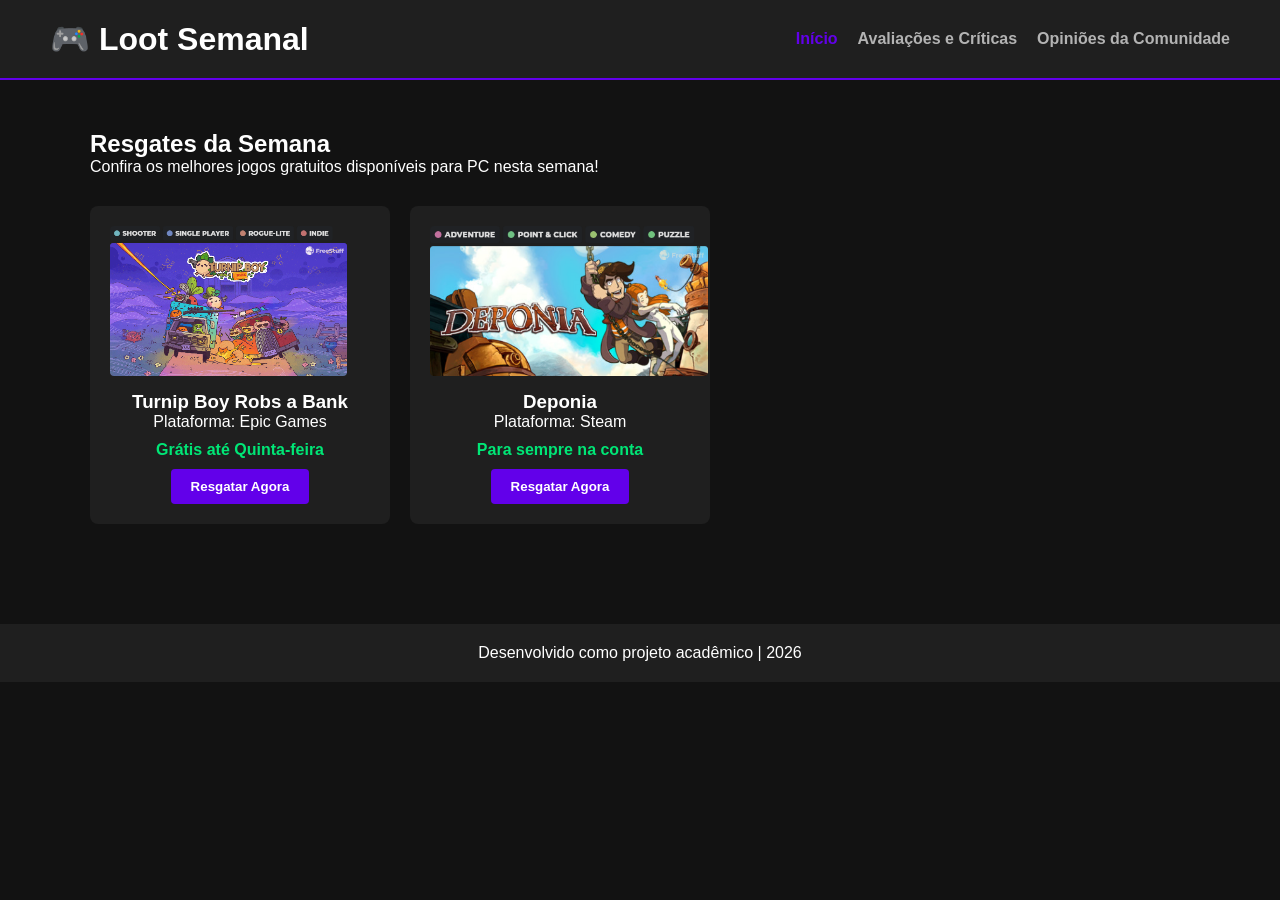
<file: index.html>
<!doctype html>
<html lang="pt-BR">
  <head>
    <meta charset="UTF-8" />
    <meta name="viewport" content="width=device-width, initial-scale=1.0" />
    <title>Games Grátis da Semana</title>
    <link rel="stylesheet" href="css/style.css" />
  </head>
  <body>
    <header>
      <h1>🎮 Loot Semanal</h1>
      <nav>
        <ul>
          <li><a href="index.html" class="active">Início</a></li>
          <li><a href="avaliacoes.html">Avaliações e Críticas</a></li>
          <li><a href="criticas.html">Opiniões da Comunidade</a></li>
        </ul>
      </nav>
    </header>

    <main>
      <section class="destaque">
        <h2>Resgates da Semana</h2>
        <p>
          Confira os melhores jogos gratuitos disponíveis para PC nesta semana!
        </p>

        <div class="cards-container">
          <div class="card">
            <img
              src="img/freestuff-thumbnail-9a766t5l.png"
              alt="Turnip Boy Robs a Bank"
              class="card-img"
            />
            <h3>Turnip Boy Robs a Bank</h3>
            <p>Plataforma: Epic Games</p>
            <p class="status">Grátis até Quinta-feira</p>
            <button
              onclick="
                window.open(
                  'https://store.epicgames.com/pt-BR/p/turnip-boy-robs-a-bank-3fae0e',
                  '_blank',
                )
              "
            >
              Resgatar Agora
            </button>
          </div>

          <div class="card">
            <img
              src="img/freestuff-thumbnail-veppaHgV.png"
              alt="Deponia"
              class="card-img"
            />
            <h3>Deponia</h3>
            <p>Plataforma: Steam</p>
            <p class="status">Para sempre na conta</p>
            <button
              onclick="
                window.open(
                  'https://store.steampowered.com/app/214340/Deponia/',
                  '_blank',
                )
              "
            >
              Resgatar Agora
            </button>
          </div>
        </div>
      </section>
    </main>

    <footer>
      <p>Desenvolvido como projeto acadêmico | 2026</p>
    </footer>
  </body>
</html>
</file>
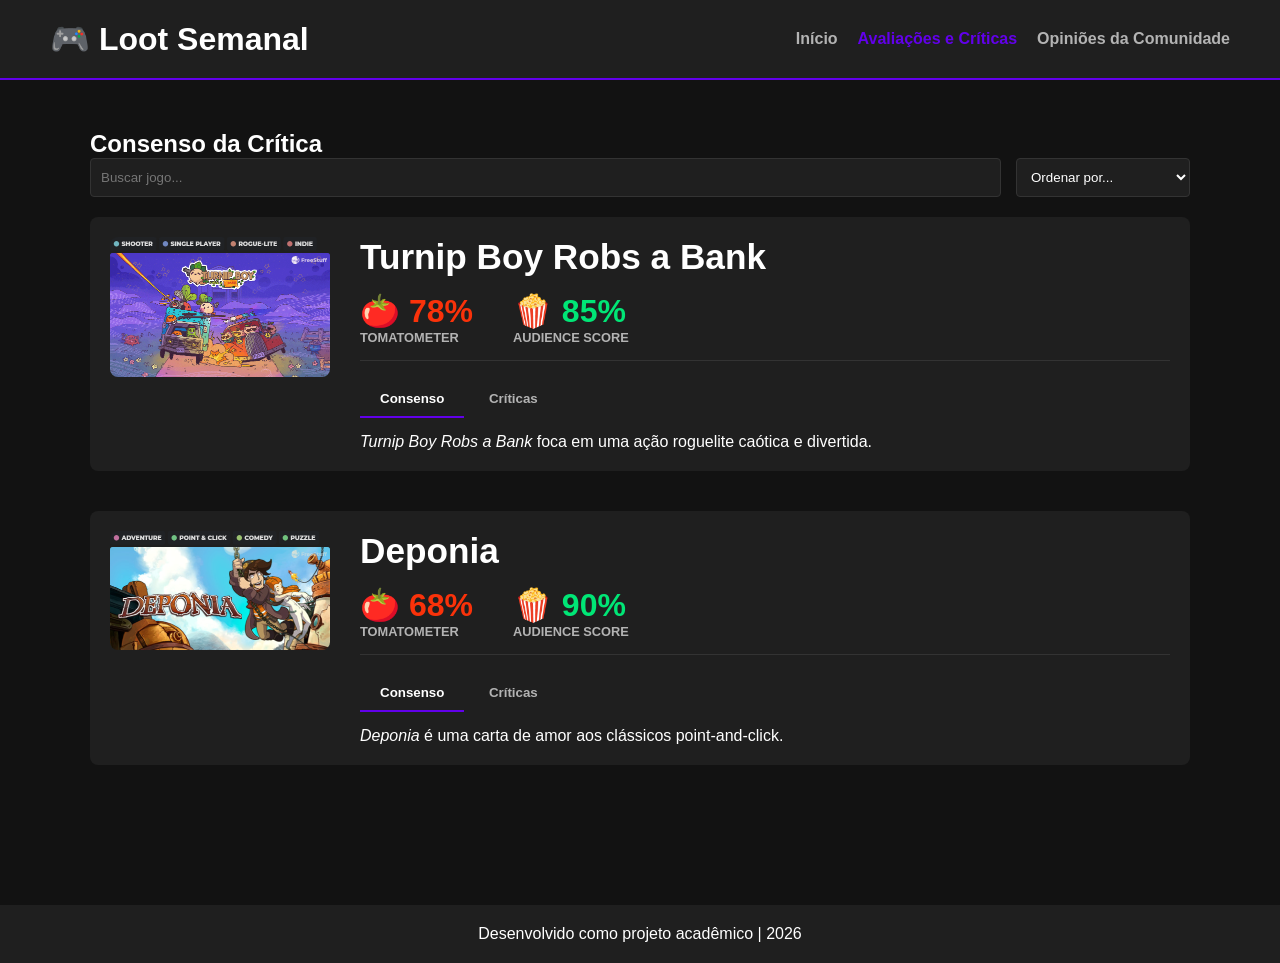
<file: avaliacoes.html>
<!doctype html>
<html lang="pt-BR">
  <head>
    <meta charset="UTF-8" />
    <meta name="viewport" content="width=device-width, initial-scale=1.0" />
    <title>Avaliações - Rotten Tomatoes Style</title>
    <link rel="stylesheet" href="css/style.css" />
  </head>
  <body>
    <header>
      <h1>🎮 Loot Semanal</h1>
      <nav>
        <ul>
          <li><a href="index.html">Início</a></li>
          <li><a href="avaliacoes.html" class="active">Avaliações e Críticas</a></li>
          <li><a href="criticas.html">Opiniões da Comunidade</a></li>
        </ul>
      </nav>
    </header>

    <main>
    <section class="destaque">
        <h2>Consenso da Crítica</h2>

        <div class="controles" style="margin-bottom: 20px; display: flex; gap: 15px;">
        <input type="text" id="searchInput" placeholder="Buscar jogo..." style="padding: 10px; border-radius: 4px; border: 1px solid #333; background: #1f1f1f; color: white; flex-grow: 1;">
        
        <select id="sortSelect" style="padding: 10px; border-radius: 4px; border: 1px solid #333; background: #1f1f1f; color: white;">
            <option value="default">Ordenar por...</option>
            <option value="tomatometer">Maior Tomatometer</option>
            <option value="audience">Maior Audience Score</option>
        </select>
        </div>

        <div id="gamesGrid">
        <div class="rt-container" data-name="Turnip Boy Robs a Bank" data-tomatometer="78" data-audience="85" style="display: flex; gap: 30px; background-color: #1f1f1f; padding: 20px; border-radius: 8px; margin-bottom: 40px; align-items: flex-start;">
            <div class="rt-poster" style="flex-shrink: 0;">
            <img src="img/freestuff-thumbnail-9a766t5l.png" alt="Turnip Boy" style="width: 220px; border-radius: 8px;">
            </div>
            <div class="rt-info" style="flex-grow: 1; text-align: left;">
            <h3 style="font-size: 2.2em; margin-bottom: 15px;">Turnip Boy Robs a Bank</h3>
            
            <div class="rt-scores" style="display: flex; gap: 40px; margin-bottom: 20px; border-bottom: 1px solid #333; padding-bottom: 15px;">
                <div>
                <span style="font-size: 2em; font-weight: bold; color: #fa320a;">🍅 78%</span>
                <p style="color: #b3b3b3; font-size: 0.8em; font-weight: bold;">TOMATOMETER</p>
                </div>
                <div>
                <span style="font-size: 2em; font-weight: bold; color: #00e676;">🍿 85%</span>
                <p style="color: #b3b3b3; font-size: 0.8em; font-weight: bold;">AUDIENCE SCORE</p>
                </div>
            </div>

            <div class="tabs-buttons" style="margin-bottom: 15px;">
                <button onclick="switchTab(this, 'consenso')" class="tab-btn active" style="background: none; border-bottom: 2px solid #6200ea; border-radius: 0;">Consenso</button>
                <button onclick="switchTab(this, 'reviews')" class="tab-btn" style="background: none; color: #b3b3b3;">Críticas</button>
            </div>

            <div class="tab-content consensus-content">
                <p><em>Turnip Boy Robs a Bank</em> foca em uma ação roguelite caótica e divertida.</p>
            </div>
            
            <div class="tab-content reviews-content" style="display: none;">
                <p style="font-style: italic;">"Uma sequência que acerta em cheio na diversão." - John Doe</p>
            </div>
            </div>
        </div>

        <div class="rt-container" data-name="Deponia" data-tomatometer="68" data-audience="90" style="display: flex; gap: 30px; background-color: #1f1f1f; padding: 20px; border-radius: 8px; margin-bottom: 40px; align-items: flex-start;">
            <div class="rt-poster" style="flex-shrink: 0;">
            <img src="img/freestuff-thumbnail-veppaHgV.png" alt="Deponia" style="width: 220px; border-radius: 8px;">
            </div>
            <div class="rt-info" style="flex-grow: 1; text-align: left;">
            <h3 style="font-size: 2.2em; margin-bottom: 15px;">Deponia</h3>
            
            <div class="rt-scores" style="display: flex; gap: 40px; margin-bottom: 20px; border-bottom: 1px solid #333; padding-bottom: 15px;">
                <div>
                <span style="font-size: 2em; font-weight: bold; color: #fa320a;">🍅 68%</span>
                <p style="color: #b3b3b3; font-size: 0.8em; font-weight: bold;">TOMATOMETER</p>
                </div>
                <div>
                <span style="font-size: 2em; font-weight: bold; color: #00e676;">🍿 90%</span>
                <p style="color: #b3b3b3; font-size: 0.8em; font-weight: bold;">AUDIENCE SCORE</p>
                </div>
            </div>

            <div class="tabs-buttons" style="margin-bottom: 15px;">
                <button onclick="switchTab(this, 'consenso')" class="tab-btn active" style="background: none; border-bottom: 2px solid #6200ea; border-radius: 0;">Consenso</button>
                <button onclick="switchTab(this, 'reviews')" class="tab-btn" style="background: none; color: #b3b3b3;">Críticas</button>
            </div>

            <div class="tab-content consensus-content">
                <p><em>Deponia</em> é uma carta de amor aos clássicos point-and-click.</p>
            </div>
            
            <div class="tab-content reviews-content" style="display: none;">
                <p style="font-style: italic;">"A Daedalic Entertainment prova que o gênero ainda tem vida." - Carlos Silva</p>
            </div>
            </div>
        </div>
        </div>
    </section>
    </main>
    <footer>
      <p>Desenvolvido como projeto acadêmico | 2026</p>
    </footer>
    <script src="js/avaliacoes.js"></script>
  </body>
</html>
</file>
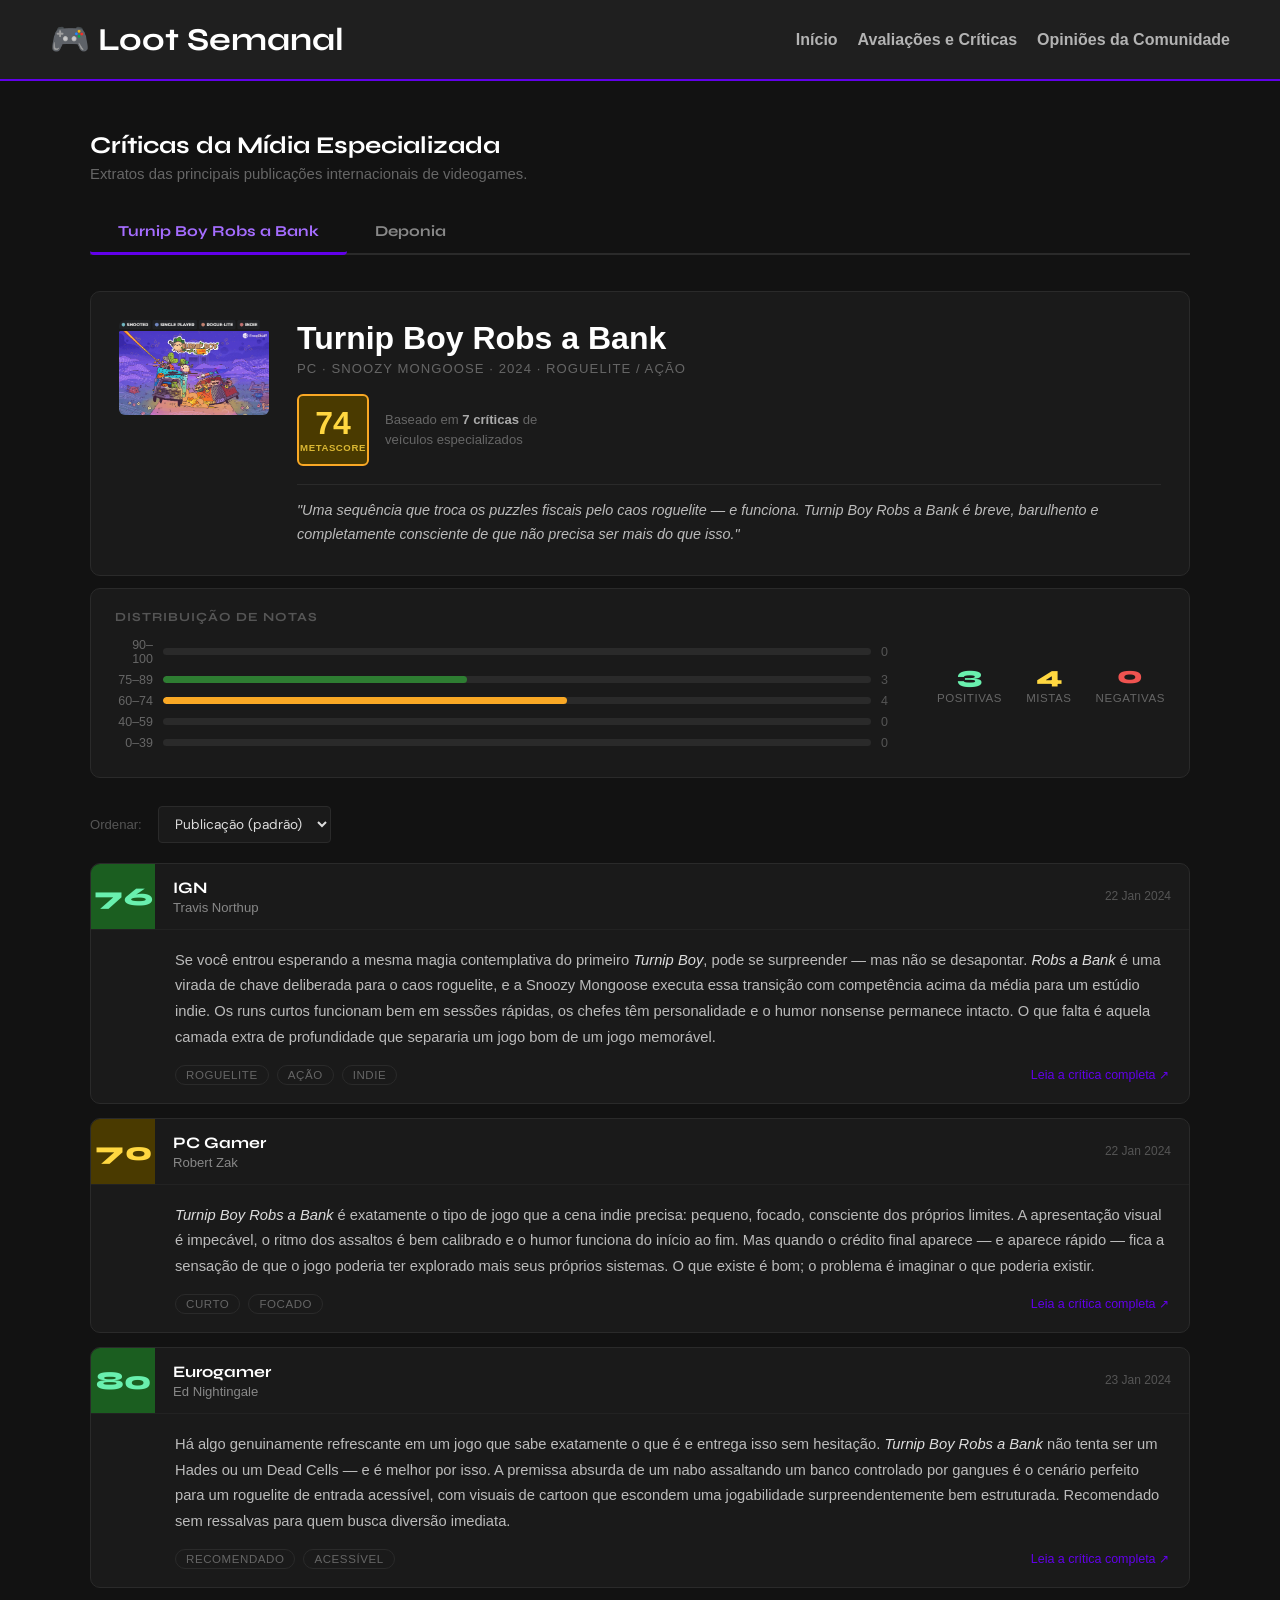
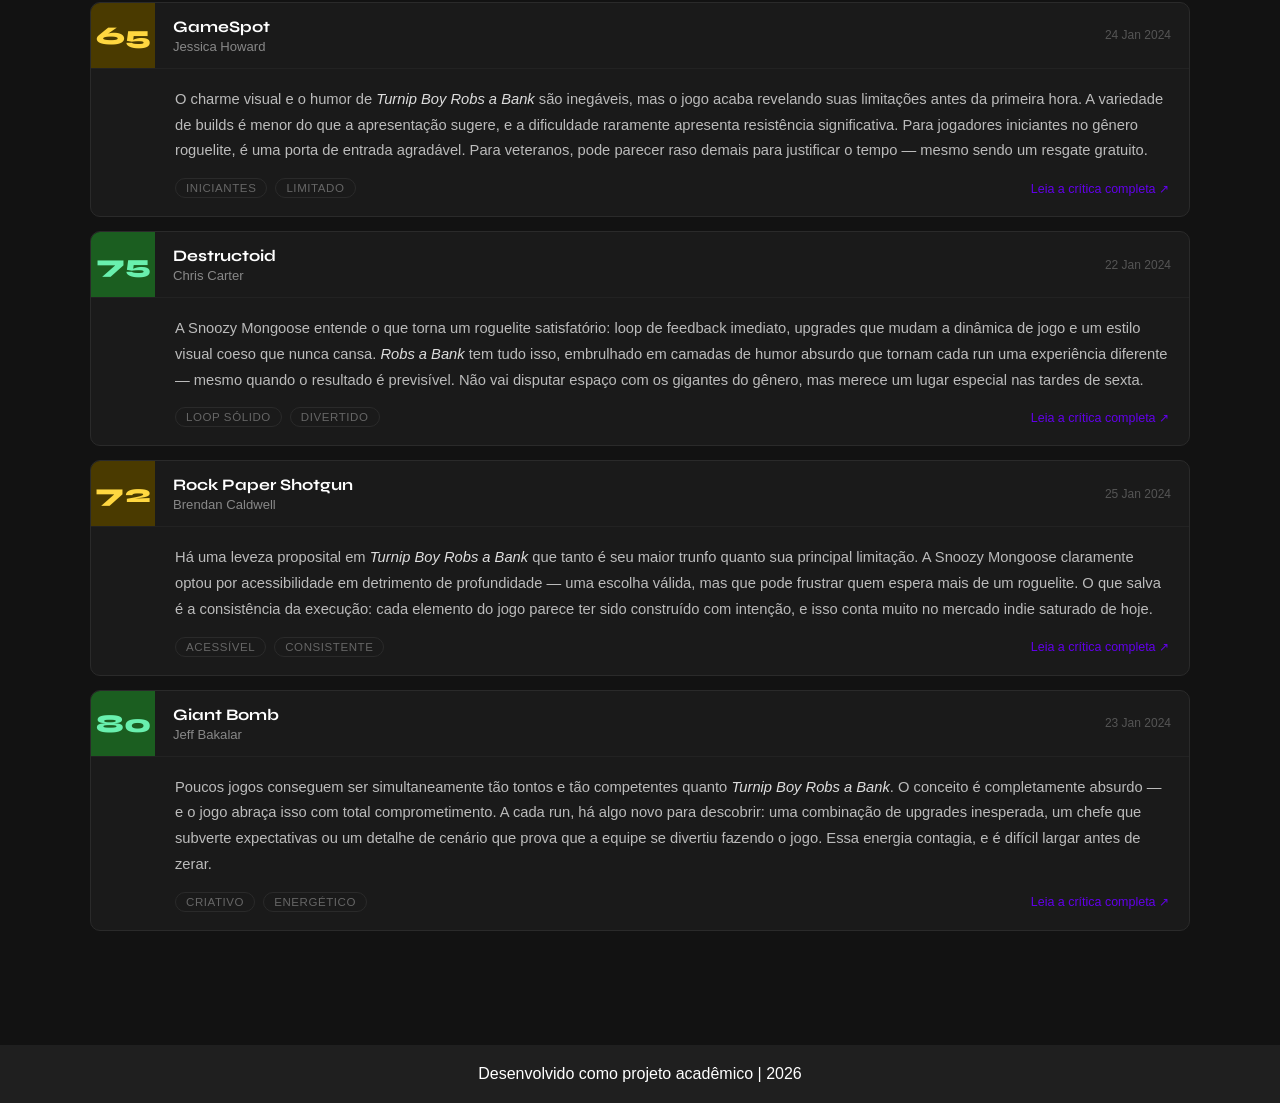
<file: criticas.html>
<!doctype html>
<html lang="pt-BR">
<head>
    <meta charset="UTF-8" />
    <meta name="viewport" content="width=device-width, initial-scale=1.0" />
    <title>Críticas da Mídia - Loot Semanal</title>
    <link rel="stylesheet" href="css/style.css" />
    <link href="https://fonts.googleapis.com/css2?family=Syne:wght@700;800&family=DM+Sans:ital,wght@0,400;0,500;1,400&display=swap" rel="stylesheet" />
    <style>
        body { font-family: 'DM Sans', sans-serif; }
        h1, h2, h3, h4 { font-family: 'Syne', sans-serif; }

        .game-tabs {
            display: flex;
            gap: 0;
            margin-bottom: 36px;
            border-bottom: 2px solid #2a2a2a;
        }
        .game-tab {
            background: none;
            border: none;
            border-bottom: 3px solid transparent;
            color: #888;
            padding: 12px 28px;
            font-family: 'Syne', sans-serif;
            font-size: 0.95em;
            font-weight: 700;
            cursor: pointer;
            margin-bottom: -2px;
            transition: color 0.2s, border-color 0.2s;
        }
        .game-tab:hover { color: #fff; }
        .game-tab.active { color: #a56dff; border-bottom-color: #6200ea; }

        .meta-hero {
            display: flex;
            gap: 28px;
            background: #1a1a1a;
            border: 1px solid #2a2a2a;
            border-radius: 10px;
            padding: 28px;
            margin-bottom: 12px;
            align-items: flex-start;
        }
        .meta-cover img {
            width: 150px;
            border-radius: 6px;
            display: block;
            flex-shrink: 0;
        }
        .meta-body { flex-grow: 1; }
        .meta-title {
            font-size: 2em;
            font-weight: 800;
            color: #fff;
            margin-bottom: 4px;
        }
        .meta-sub {
            color: #666;
            font-size: 0.82em;
            text-transform: uppercase;
            letter-spacing: 0.08em;
            margin-bottom: 18px;
        }
        .meta-scores {
            display: flex;
            gap: 16px;
            flex-wrap: wrap;
            align-items: center;
            margin-bottom: 18px;
        }
        .metascore-box {
            width: 72px;
            height: 72px;
            border-radius: 6px;
            display: flex;
            flex-direction: column;
            align-items: center;
            justify-content: center;
            font-family: 'Syne', sans-serif;
            font-weight: 800;
        }
        .metascore-box .score-num { font-size: 2em; line-height: 1; }
        .metascore-box .score-lbl { font-size: 0.6em; text-transform: uppercase; letter-spacing: 0.06em; opacity: 0.8; margin-top: 3px; }
        .box-green  { background: #1b5e20; color: #69f0ae; border: 2px solid #2e7d32; }
        .box-yellow { background: #4a3a00; color: #ffd740; border: 2px solid #f9a825; }
        .meta-summary {
            font-size: 0.9em;
            color: #bbb;
            line-height: 1.65;
            border-top: 1px solid #2a2a2a;
            padding-top: 14px;
            font-style: italic;
        }

        .score-dist {
            background: #1a1a1a;
            border: 1px solid #2a2a2a;
            border-radius: 10px;
            padding: 20px 24px;
            margin-bottom: 28px;
            display: flex;
            gap: 40px;
            align-items: center;
            flex-wrap: wrap;
        }
        .dist-left { flex-grow: 1; }
        .dist-left h4 {
            font-size: 0.78em;
            text-transform: uppercase;
            letter-spacing: 0.08em;
            color: #555;
            margin-bottom: 14px;
        }
        .dist-row {
            display: flex;
            align-items: center;
            gap: 10px;
            margin-bottom: 7px;
        }
        .dist-range { width: 38px; font-size: 0.78em; color: #666; text-align: right; }
        .dist-track {
            flex-grow: 1;
            height: 7px;
            background: #2a2a2a;
            border-radius: 99px;
            overflow: hidden;
        }
        .dist-fill { height: 100%; border-radius: 99px; }
        .fill-green  { background: #2e7d32; }
        .fill-yellow { background: #f9a825; }
        .fill-orange { background: #e65100; }
        .dist-n { width: 16px; font-size: 0.78em; color: #555; }
        .dist-right { display: flex; gap: 24px; flex-shrink: 0; }
        .verdict-chip { text-align: center; }
        .verdict-chip .vnum { font-family: 'Syne', sans-serif; font-size: 1.5em; font-weight: 800; }
        .verdict-chip .vlbl { font-size: 0.72em; color: #666; text-transform: uppercase; letter-spacing: 0.05em; margin-top: 2px; }
        .vnum-green  { color: #69f0ae; }
        .vnum-yellow { color: #ffd740; }
        .vnum-red    { color: #ef5350; }

        .ctrl-bar {
            display: flex;
            gap: 12px;
            margin-bottom: 20px;
            flex-wrap: wrap;
            align-items: center;
        }
        .ctrl-bar span { font-size: 0.82em; color: #555; margin-right: 4px; }
        .ctrl-bar select {
            background: #1a1a1a;
            border: 1px solid #2a2a2a;
            border-radius: 4px;
            color: #ddd;
            padding: 8px 12px;
            font-size: 0.85em;
            font-family: 'DM Sans', sans-serif;
            cursor: pointer;
        }

        .review-card {
            background: #1a1a1a;
            border: 1px solid #2a2a2a;
            border-radius: 10px;
            margin-bottom: 14px;
            overflow: hidden;
            transition: border-color 0.2s;
        }
        .review-card:hover { border-color: #3a3a3a; }

        .review-header {
            display: flex;
            align-items: stretch;
            border-bottom: 1px solid #222;
        }
        .review-score-side {
            width: 64px;
            display: flex;
            align-items: center;
            justify-content: center;
            font-family: 'Syne', sans-serif;
            font-size: 1.6em;
            font-weight: 800;
            flex-shrink: 0;
        }
        .side-green  { background: #1b5e20; color: #69f0ae; }
        .side-yellow { background: #4a3a00; color: #ffd740; }
        .side-orange { background: #4a1f00; color: #ffab40; }

        .review-meta {
            flex-grow: 1;
            padding: 14px 18px;
            display: flex;
            justify-content: space-between;
            align-items: center;
            flex-wrap: wrap;
            gap: 8px;
        }
        .review-outlet { font-family: 'Syne', sans-serif; font-size: 1em; font-weight: 700; color: #fff; }
        .review-critic { font-size: 0.82em; color: #888; margin-top: 3px; }
        .review-date-badge { font-size: 0.75em; color: #555; }

        .review-body { padding: 18px 20px 18px 84px; }
        .review-excerpt { font-size: 0.92em; line-height: 1.75; color: #bbb; }
        .review-excerpt em { font-style: italic; color: #ddd; }

        .review-footer-row {
            display: flex;
            justify-content: space-between;
            align-items: center;
            margin-top: 14px;
            flex-wrap: wrap;
            gap: 8px;
        }
        .review-tags { display: flex; gap: 8px; flex-wrap: wrap; }
        .rtag {
            font-size: 0.72em;
            padding: 3px 10px;
            border-radius: 20px;
            border: 1px solid #2a2a2a;
            color: #666;
            text-transform: uppercase;
            letter-spacing: 0.05em;
        }
        .read-link {
            font-size: 0.78em;
            color: #6200ea;
            text-decoration: none;
            font-weight: 500;
        }
        .read-link:hover { color: #a56dff; }

        @keyframes fadeUp {
            from { opacity:0; transform:translateY(12px); }
            to   { opacity:1; transform:translateY(0); }
        }
        .review-card { animation: fadeUp 0.3s ease both; }
    </style>
</head>
<body>
<header>
    <h1>🎮 Loot Semanal</h1>
    <nav>
        <ul>
            <li><a href="index.html">Início</a></li>
            <li><a href="avaliacoes.html">Avaliações e Críticas</a></li>
            <li><a criticas.html">Opiniões da Comunidade</a></li>
        </ul>
    </nav>
</header>

<main>
    <section class="destaque">
        <h2>Críticas da Mídia Especializada</h2>
        <p style="color:#666; margin-top:6px; margin-bottom:28px; font-size:0.93em;">
            Extratos das principais publicações internacionais de videogames.
        </p>

        <div class="game-tabs">
            <button class="game-tab active" onclick="selectGame('turnip',this)">Turnip Boy Robs a Bank</button>
            <button class="game-tab" onclick="selectGame('deponia',this)">Deponia</button>
        </div>

        <!-- TURNIP BOY -->
        <div id="game-turnip" class="game-section">
            <div class="meta-hero">
                <div class="meta-cover">
                    <img src="img/freestuff-thumbnail-9a766t5l.png" alt="Turnip Boy Robs a Bank">
                </div>
                <div class="meta-body">
                    <div class="meta-title">Turnip Boy Robs a Bank</div>
                    <div class="meta-sub">PC · Snoozy Mongoose · 2024 · Roguelite / Ação</div>
                    <div class="meta-scores">
                        <div class="metascore-box box-yellow">
                            <span class="score-num">74</span>
                            <span class="score-lbl">Metascore</span>
                        </div>
                        <div style="font-size:0.82em; color:#666; max-width:180px; line-height:1.5;">
                            Baseado em <strong style="color:#aaa">7 críticas</strong> de veículos especializados
                        </div>
                    </div>
                    <p class="meta-summary">
                        "Uma sequência que troca os puzzles fiscais pelo caos roguelite — e funciona. <em>Turnip Boy Robs a Bank</em> é breve, barulhento e completamente consciente de que não precisa ser mais do que isso."
                    </p>
                </div>
            </div>

            <div class="score-dist">
                <div class="dist-left">
                    <h4>Distribuição de Notas</h4>
                    <div class="dist-row"><span class="dist-range">90–100</span><div class="dist-track"><div class="dist-fill fill-green" style="width:0%"></div></div><span class="dist-n">0</span></div>
                    <div class="dist-row"><span class="dist-range">75–89</span><div class="dist-track"><div class="dist-fill fill-green" style="width:43%"></div></div><span class="dist-n">3</span></div>
                    <div class="dist-row"><span class="dist-range">60–74</span><div class="dist-track"><div class="dist-fill fill-yellow" style="width:57%"></div></div><span class="dist-n">4</span></div>
                    <div class="dist-row"><span class="dist-range">40–59</span><div class="dist-track"><div class="dist-fill fill-orange" style="width:0%"></div></div><span class="dist-n">0</span></div>
                    <div class="dist-row"><span class="dist-range">0–39</span><div class="dist-track"><div class="dist-fill fill-orange" style="width:0%"></div></div><span class="dist-n">0</span></div>
                </div>
                <div class="dist-right">
                    <div class="verdict-chip"><div class="vnum vnum-green">3</div><div class="vlbl">Positivas</div></div>
                    <div class="verdict-chip"><div class="vnum vnum-yellow">4</div><div class="vlbl">Mistas</div></div>
                    <div class="verdict-chip"><div class="vnum vnum-red">0</div><div class="vlbl">Negativas</div></div>
                </div>
            </div>

            <div class="ctrl-bar">
                <span>Ordenar:</span>
                <select id="sort-turnip" onchange="renderReviews('turnip')">
                    <option value="default">Publicação (padrão)</option>
                    <option value="desc">Maior nota</option>
                    <option value="asc">Menor nota</option>
                </select>
            </div>
            <div id="reviews-turnip"></div>
        </div>

        <!-- DEPONIA -->
        <div id="game-deponia" class="game-section" style="display:none">
            <div class="meta-hero">
                <div class="meta-cover">
                    <img src="img/freestuff-thumbnail-veppaHgV.png" alt="Deponia">
                </div>
                <div class="meta-body">
                    <div class="meta-title">Deponia</div>
                    <div class="meta-sub">PC · Daedalic Entertainment · 2012 · Aventura / Point-and-Click</div>
                    <div class="meta-scores">
                        <div class="metascore-box box-green">
                            <span class="score-num">79</span>
                            <span class="score-lbl">Metascore</span>
                        </div>
                        <div style="font-size:0.82em; color:#666; max-width:180px; line-height:1.5;">
                            Baseado em <strong style="color:#aaa">7 críticas</strong> de veículos especializados
                        </div>
                    </div>
                    <p class="meta-summary">
                        "A Daedalic entrega uma aventura point-and-click de primeira linha: escrita inteligente, personagens marcantes e puzzles que desafiam sem punir. <em>Deponia</em> é o tipo de jogo que faz falta no mercado atual."
                    </p>
                </div>
            </div>

            <div class="score-dist">
                <div class="dist-left">
                    <h4>Distribuição de Notas</h4>
                    <div class="dist-row"><span class="dist-range">90–100</span><div class="dist-track"><div class="dist-fill fill-green" style="width:14%"></div></div><span class="dist-n">1</span></div>
                    <div class="dist-row"><span class="dist-range">75–89</span><div class="dist-track"><div class="dist-fill fill-green" style="width:71%"></div></div><span class="dist-n">5</span></div>
                    <div class="dist-row"><span class="dist-range">60–74</span><div class="dist-track"><div class="dist-fill fill-yellow" style="width:14%"></div></div><span class="dist-n">1</span></div>
                    <div class="dist-row"><span class="dist-range">40–59</span><div class="dist-track"><div class="dist-fill fill-orange" style="width:0%"></div></div><span class="dist-n">0</span></div>
                    <div class="dist-row"><span class="dist-range">0–39</span><div class="dist-track"><div class="dist-fill fill-orange" style="width:0%"></div></div><span class="dist-n">0</span></div>
                </div>
                <div class="dist-right">
                    <div class="verdict-chip"><div class="vnum vnum-green">6</div><div class="vlbl">Positivas</div></div>
                    <div class="verdict-chip"><div class="vnum vnum-yellow">1</div><div class="vlbl">Mistas</div></div>
                    <div class="verdict-chip"><div class="vnum vnum-red">0</div><div class="vlbl">Negativas</div></div>
                </div>
            </div>

            <div class="ctrl-bar">
                <span>Ordenar:</span>
                <select id="sort-deponia" onchange="renderReviews('deponia')">
                    <option value="default">Publicação (padrão)</option>
                    <option value="desc">Maior nota</option>
                    <option value="asc">Menor nota</option>
                </select>
            </div>
            <div id="reviews-deponia"></div>
        </div>

    </section>
</main>

<footer>
    <p>Desenvolvido como projeto acadêmico | 2026</p>
</footer>

<script>
    const reviews = {
        turnip: [
            {
                outlet: "IGN",
                critic: "Travis Northup",
                score: 76,
                date: "22 Jan 2024",
                excerpt: `Se você entrou esperando a mesma magia contemplativa do primeiro <em>Turnip Boy</em>, pode se surpreender — mas não se desapontar. <em>Robs a Bank</em> é uma virada de chave deliberada para o caos roguelite, e a Snoozy Mongoose executa essa transição com competência acima da média para um estúdio indie. Os runs curtos funcionam bem em sessões rápidas, os chefes têm personalidade e o humor nonsense permanece intacto. O que falta é aquela camada extra de profundidade que separaria um jogo bom de um jogo memorável.`,
                tags: ["Roguelite", "Ação", "Indie"]
            },
            {
                outlet: "PC Gamer",
                critic: "Robert Zak",
                score: 70,
                date: "22 Jan 2024",
                excerpt: `<em>Turnip Boy Robs a Bank</em> é exatamente o tipo de jogo que a cena indie precisa: pequeno, focado, consciente dos próprios limites. A apresentação visual é impecável, o ritmo dos assaltos é bem calibrado e o humor funciona do início ao fim. Mas quando o crédito final aparece — e aparece rápido — fica a sensação de que o jogo poderia ter explorado mais seus próprios sistemas. O que existe é bom; o problema é imaginar o que poderia existir.`,
                tags: ["Curto", "Focado"]
            },
            {
                outlet: "Eurogamer",
                critic: "Ed Nightingale",
                score: 80,
                date: "23 Jan 2024",
                excerpt: `Há algo genuinamente refrescante em um jogo que sabe exatamente o que é e entrega isso sem hesitação. <em>Turnip Boy Robs a Bank</em> não tenta ser um Hades ou um Dead Cells — e é melhor por isso. A premissa absurda de um nabo assaltando um banco controlado por gangues é o cenário perfeito para um roguelite de entrada acessível, com visuais de cartoon que escondem uma jogabilidade surpreendentemente bem estruturada. Recomendado sem ressalvas para quem busca diversão imediata.`,
                tags: ["Recomendado", "Acessível"]
            },
            {
                outlet: "GameSpot",
                critic: "Jessica Howard",
                score: 65,
                date: "24 Jan 2024",
                excerpt: `O charme visual e o humor de <em>Turnip Boy Robs a Bank</em> são inegáveis, mas o jogo acaba revelando suas limitações antes da primeira hora. A variedade de builds é menor do que a apresentação sugere, e a dificuldade raramente apresenta resistência significativa. Para jogadores iniciantes no gênero roguelite, é uma porta de entrada agradável. Para veteranos, pode parecer raso demais para justificar o tempo — mesmo sendo um resgate gratuito.`,
                tags: ["Iniciantes", "Limitado"]
            },
            {
                outlet: "Destructoid",
                critic: "Chris Carter",
                score: 75,
                date: "22 Jan 2024",
                excerpt: `A Snoozy Mongoose entende o que torna um roguelite satisfatório: loop de feedback imediato, upgrades que mudam a dinâmica de jogo e um estilo visual coeso que nunca cansa. <em>Robs a Bank</em> tem tudo isso, embrulhado em camadas de humor absurdo que tornam cada run uma experiência diferente — mesmo quando o resultado é previsível. Não vai disputar espaço com os gigantes do gênero, mas merece um lugar especial nas tardes de sexta.`,
                tags: ["Loop Sólido", "Divertido"]
            },
            {
                outlet: "Rock Paper Shotgun",
                critic: "Brendan Caldwell",
                score: 72,
                date: "25 Jan 2024",
                excerpt: `Há uma leveza proposital em <em>Turnip Boy Robs a Bank</em> que tanto é seu maior trunfo quanto sua principal limitação. A Snoozy Mongoose claramente optou por acessibilidade em detrimento de profundidade — uma escolha válida, mas que pode frustrar quem espera mais de um roguelite. O que salva é a consistência da execução: cada elemento do jogo parece ter sido construído com intenção, e isso conta muito no mercado indie saturado de hoje.`,
                tags: ["Acessível", "Consistente"]
            },
            {
                outlet: "Giant Bomb",
                critic: "Jeff Bakalar",
                score: 80,
                date: "23 Jan 2024",
                excerpt: `Poucos jogos conseguem ser simultaneamente tão tontos e tão competentes quanto <em>Turnip Boy Robs a Bank</em>. O conceito é completamente absurdo — e o jogo abraça isso com total comprometimento. A cada run, há algo novo para descobrir: uma combinação de upgrades inesperada, um chefe que subverte expectativas ou um detalhe de cenário que prova que a equipe se divertiu fazendo o jogo. Essa energia contagia, e é difícil largar antes de zerar.`,
                tags: ["Criativo", "Energético"]
            }
        ],
        deponia: [
            {
                outlet: "Adventure Gamers",
                critic: "Jack Allin",
                score: 90,
                date: "9 Ago 2012",
                excerpt: `Raras vezes um jogo de aventura estreia com tanta confiança quanto <em>Deponia</em>. A Daedalic construiu um universo coeso, visualmente deslumbrante e narrativamente rico — com um protagonista, Rufus, que desafia convenções ao ser ao mesmo tempo irritante, cômico e inesperadamente cativante. Os puzzles são inventivos sem cruzar a linha da obscuridade, e a dublagem alemã — com tradução impecável — eleva a imersão. Uma obra de referência para o gênero.`,
                tags: ["Obra de Referência", "Point-and-Click"]
            },
            {
                outlet: "IGN",
                critic: "Leif Johnson",
                score: 78,
                date: "5 Jun 2013",
                excerpt: `<em>Deponia</em> faz o que poucos jogos de aventura modernos conseguem: respeita a inteligência do jogador. Os puzzles exigem atenção genuína ao ambiente e aos diálogos, e a sensação de resolução quando tudo se encaixa é gratificante de forma clássica. O mundo visual é rico em detalhes que recompensam a exploração, e a escrita tem aquele timing cômico afiado que é difícil de acertar. Rufus pode testar a paciência, mas é justamente essa imperfeição que o torna memorável.`,
                tags: ["Puzzle", "Narrativa"]
            },
            {
                outlet: "GameStar",
                critic: "Heiko Klinge",
                score: 82,
                date: "10 Jul 2012",
                excerpt: `A Daedalic Entertainment prova com <em>Deponia</em> que o point-and-click clássico não apenas sobreviveu — ele evoluiu. A direção de arte é extraordinária: cada tela do planeta-lixo parece um quadro pintado à mão, com uma atenção ao detalhe que humilha produções com orçamentos muito maiores. A narrativa equilibra comédia e drama com habilidade rara, e os puzzles têm uma lógica interna consistente que torna a progressão natural. Um dos melhores do gênero em anos.`,
                tags: ["Arte", "Evolução do Gênero"]
            },
            {
                outlet: "Eurogamer",
                critic: "Keza MacDonald",
                score: 80,
                date: "1 Jun 2013",
                excerpt: `Existe uma generosidade em <em>Deponia</em> que é rara nos jogos de aventura contemporâneos: o jogo quer que você progrida, quer que você ria, quer que você se importe com seus personagens — e consegue tudo isso com destreza. Rufus é uma criação notável: um protagonista egocêntrico e impulsivo que, paradoxalmente, você torce para que dê certo. O humor é europeu no melhor sentido — seco, referencial e nunca condescendente. Merece ser descoberto por uma nova geração de jogadores.`,
                tags: ["Humor", "Personagens"]
            },
            {
                outlet: "PC Gamer",
                critic: "Tom Senior",
                score: 76,
                date: "14 Jun 2013",
                excerpt: `<em>Deponia</em> é um jogo que exige que você entre no seu ritmo — e recompensa quem o faz. A narrativa tem aquele equilíbrio raro entre humor e coração que os melhores aventuras LucasArts tinham, e a Daedalic demonstra um domínio maduro do gênero. Alguns puzzles podem frustrar pela lógica não-convencional, e o ritmo da segunda metade cai ligeiramente, mas o conjunto é sólido o suficiente para recomendar sem reservas a qualquer fã de aventura clássica.`,
                tags: ["Clássico", "LucasArts-Like"]
            },
            {
                outlet: "GameSpot",
                critic: "Kevin VanOrd",
                score: 80,
                date: "7 Jun 2013",
                excerpt: `Existem poucos gêneros que dependem tanto da escrita quanto o point-and-click, e <em>Deponia</em> acerta nesse quesito de forma consistente. Os diálogos têm timing, os personagens secundários têm profundidade inesperada e o worldbuilding do planeta-lixo é elaborado com uma criatividade que mantém a curiosidade do jogador durante toda a jornada. A produção visual é de primeira classe para um título independente. Um argumento forte de que o gênero ainda tem muito a oferecer.`,
                tags: ["Escrita", "Worldbuilding"]
            },
            {
                outlet: "Destructoid",
                critic: "Jim Sterling",
                score: 65,
                date: "6 Jun 2013",
                excerpt: `<em>Deponia</em> tem qualidades inegáveis — o universo é inventivo, a arte é bonita e os melhores momentos da escrita são genuinamente engraçados. Mas Rufus, como protagonista, pode ser exaustivo de um jeito que vai além do cômico intencional. Alguns puzzles também pecam pela falta de coerência lógica, recorrendo ao inventário de tentativa e erro que o gênero deveria ter superado. Um bom jogo com arestas que poderiam ter sido aparadas.`,
                tags: ["Com Ressalvas", "Puzzle Frustrante"]
            }
        ]
    };

    function sideClass(score) {
        if (score >= 75) return 'side-green';
        if (score >= 60) return 'side-yellow';
        return 'side-orange';
    }

    function renderReviews(game) {
        const sort = document.getElementById(`sort-${game}`).value;
        let lista = [...reviews[game]];
        if (sort === 'desc') lista.sort((a,b) => b.score - a.score);
        if (sort === 'asc')  lista.sort((a,b) => a.score - b.score);

        const container = document.getElementById(`reviews-${game}`);
        container.innerHTML = '';
        lista.forEach((r, i) => {
            const card = document.createElement('div');
            card.className = 'review-card';
            card.style.animationDelay = `${i * 0.05}s`;
            card.innerHTML = `
          <div class="review-header">
            <div class="review-score-side ${sideClass(r.score)}">${r.score}</div>
            <div class="review-meta">
              <div>
                <div class="review-outlet">${r.outlet}</div>
                <div class="review-critic">${r.critic}</div>
              </div>
              <div class="review-date-badge">${r.date}</div>
            </div>
          </div>
          <div class="review-body">
            <p class="review-excerpt">${r.excerpt}</p>
            <div class="review-footer-row">
              <div class="review-tags">${r.tags.map(t=>`<span class="rtag">${t}</span>`).join('')}</div>
              <a href="#" class="read-link" onclick="return false">Leia a crítica completa ↗</a>
            </div>
          </div>
        `;
            container.appendChild(card);
        });
    }

    function selectGame(game, btn) {
        document.querySelectorAll('.game-tab').forEach(t => t.classList.remove('active'));
        btn.classList.add('active');
        document.querySelectorAll('.game-section').forEach(s => s.style.display = 'none');
        document.getElementById(`game-${game}`).style.display = 'block';
        renderReviews(game);
    }

    renderReviews('turnip');
</script>
</body>
</html>
</file>
<file: css/style.css>
* {
  margin: 0;
  padding: 0;
  box-sizing: border-box;
  font-family: "Segoe UI", Tahoma, Geneva, Verdana, sans-serif;
}

body {
  background-color: #121212;
  color: #ffffff;
}

header {
  background-color: #1f1f1f;
  padding: 20px 50px;
  display: flex;
  justify-content: space-between;
  align-items: center;
  border-bottom: 2px solid #6200ea;
}

nav ul {
  list-style: none;
  display: flex;
  gap: 20px;
}

nav a {
  color: #b3b3b3;
  text-decoration: none;
  font-weight: bold;
  transition: color 0.3s;
}

nav a:hover,
nav a.active {
  color: #6200ea;
}

main {
  padding: 50px;
  max-width: 1200px;
  margin: 0 auto;
}

.cards-container {
  display: flex;
  gap: 20px;
  margin-top: 30px;
}

.card {
  background-color: #1f1f1f;
  padding: 20px;
  border-radius: 8px;
  width: 300px;
  text-align: center;
}

.card-img {
  height: 150px;
  border-radius: 4px;
  margin-bottom: 15px;
  display: flex;
  align-items: center;
  justify-content: center;
}

.status {
  color: #00e676;
  margin: 10px 0;
  font-weight: bold;
}

button {
  background-color: #6200ea;
  color: white;
  border: none;
  padding: 10px 20px;
  border-radius: 4px;
  cursor: pointer;
  font-weight: bold;
}

button:hover {
  background-color: #7c4dff;
}

footer {
  text-align: center;
  padding: 20px;
  background-color: #1f1f1f;
  margin-top: 50px;
}
</file>
